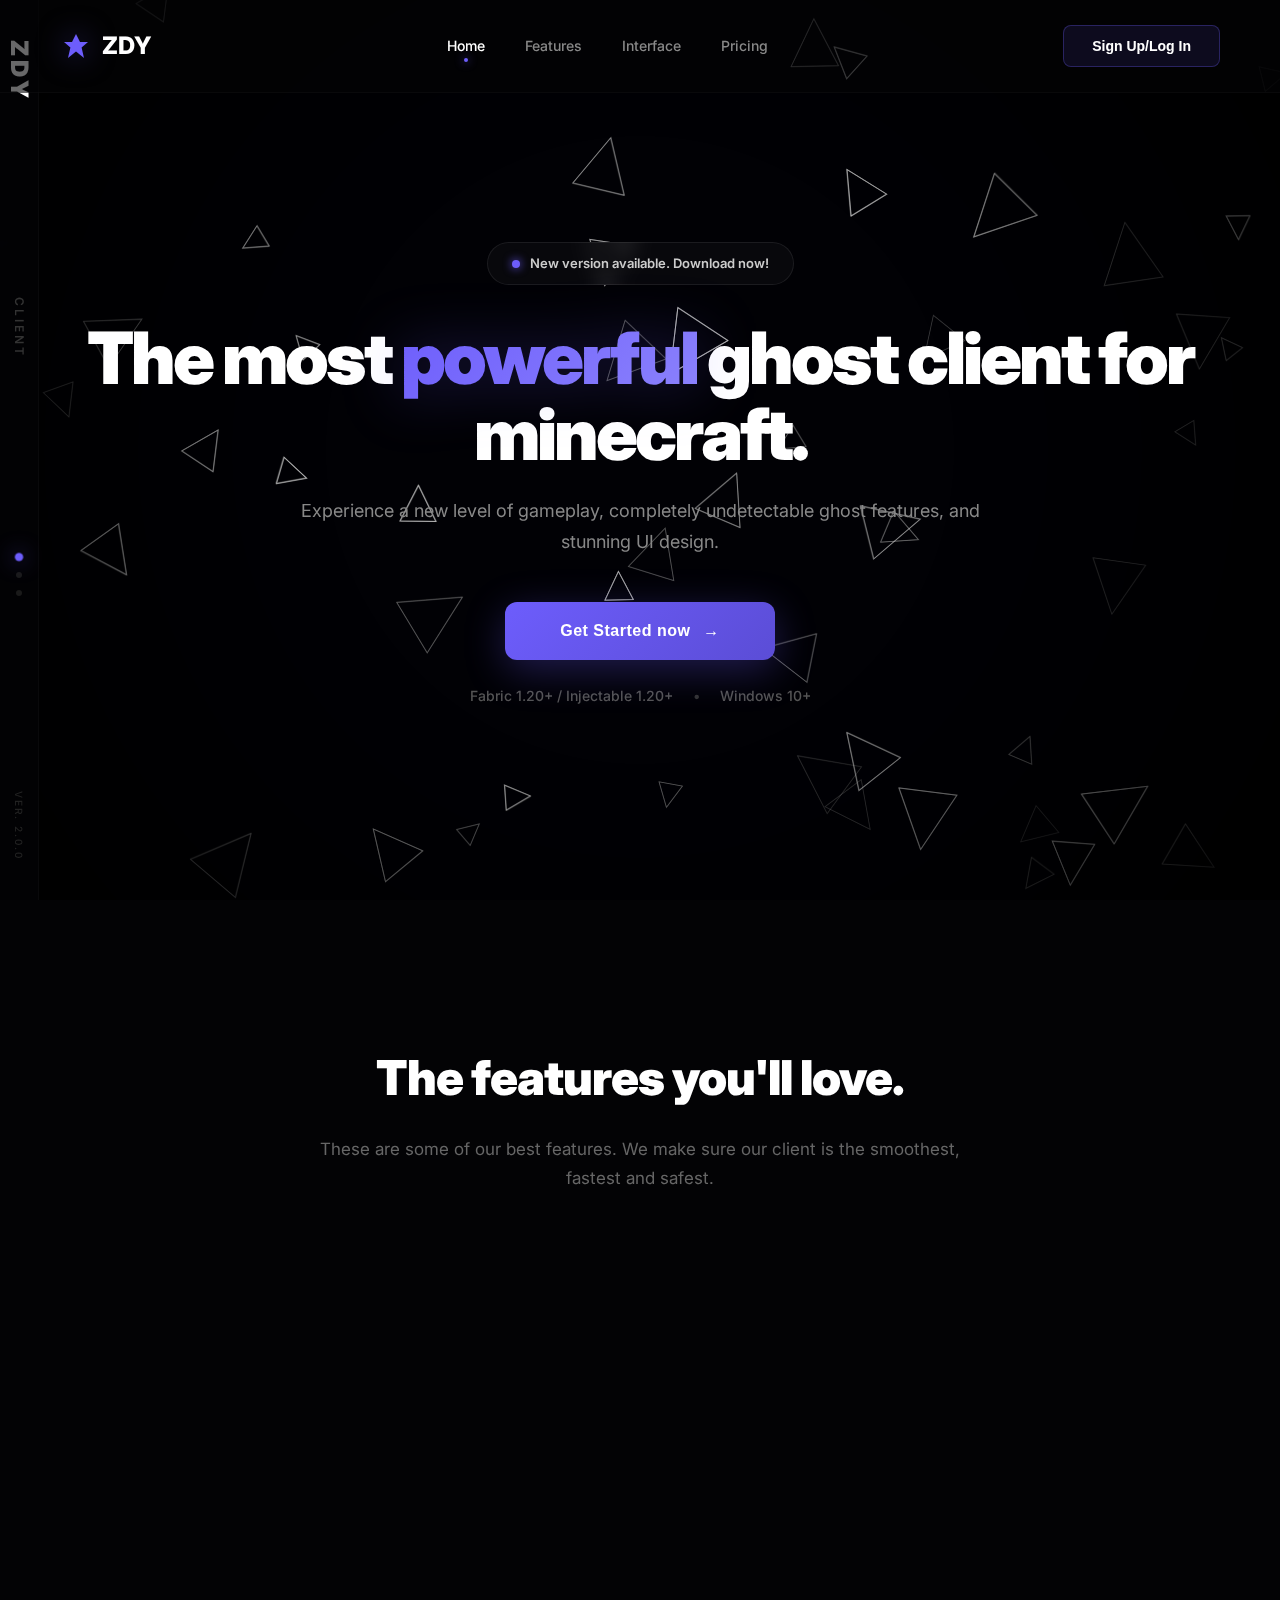
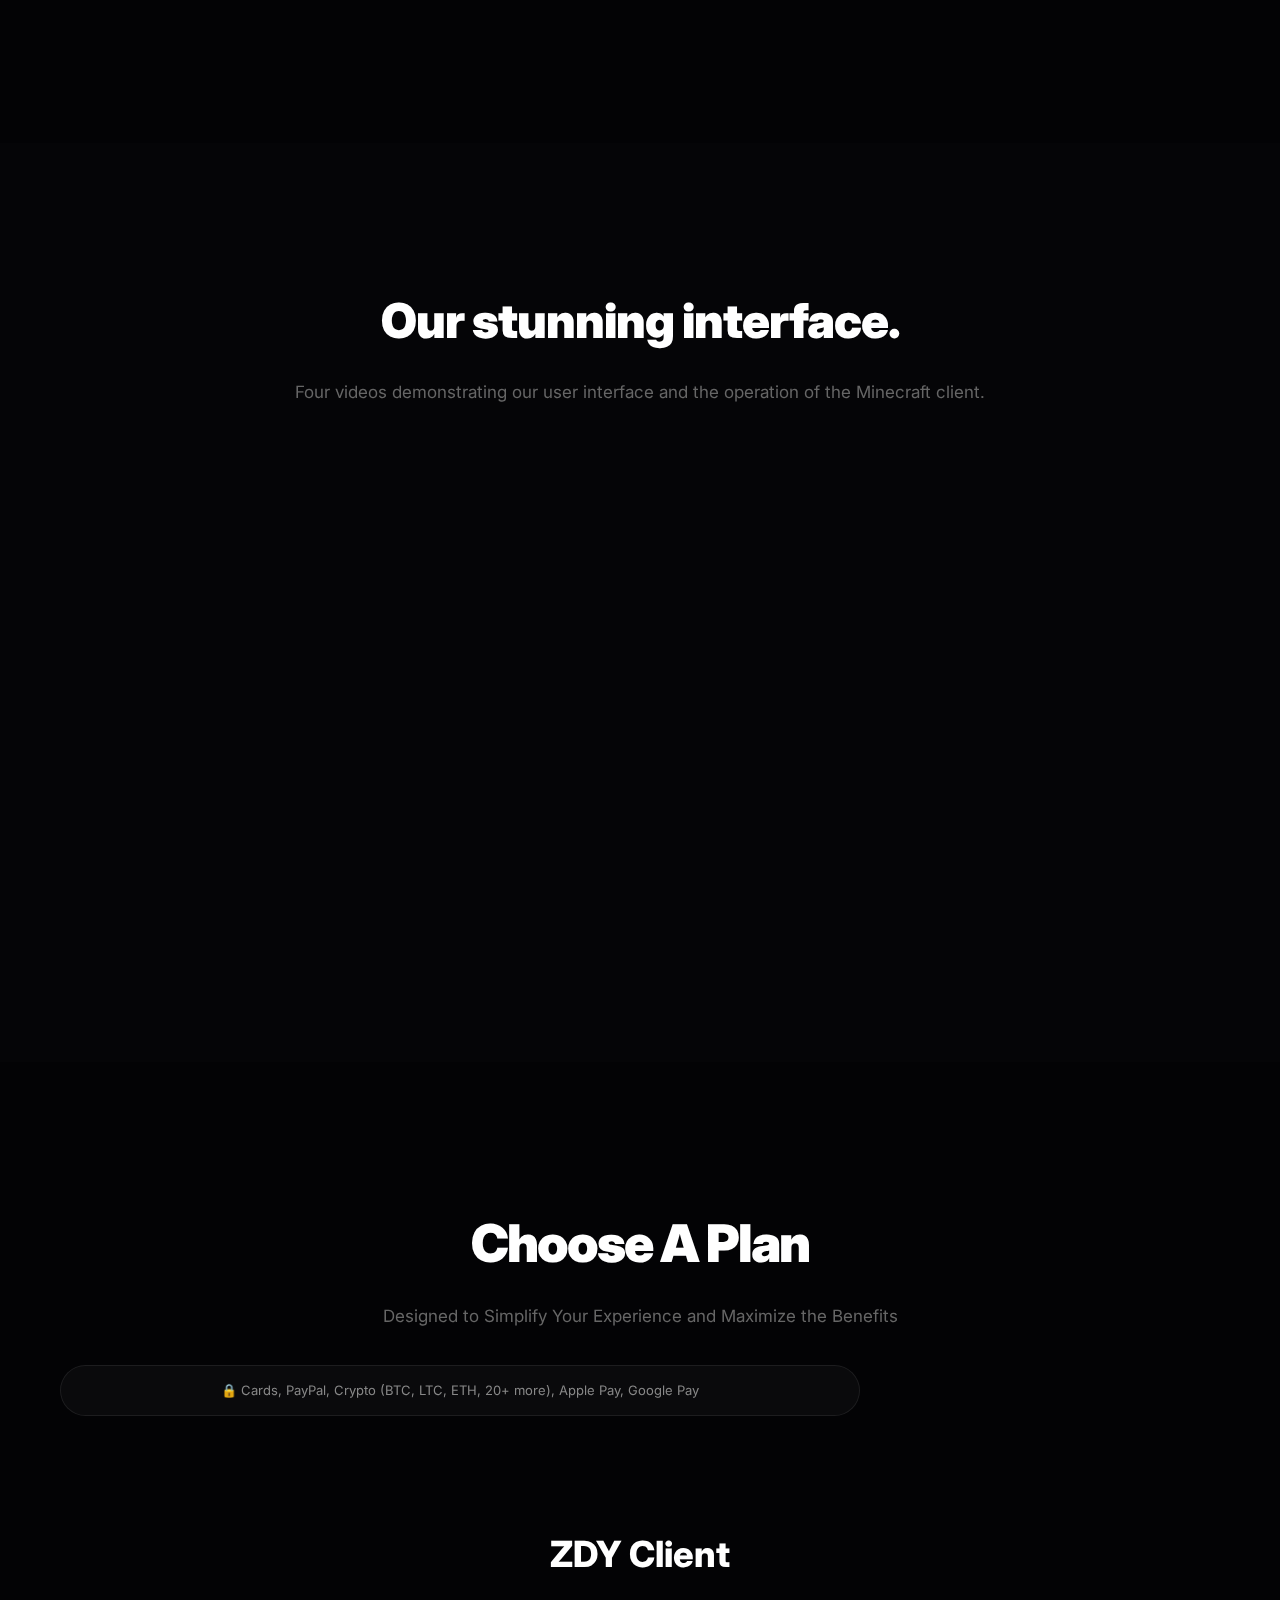
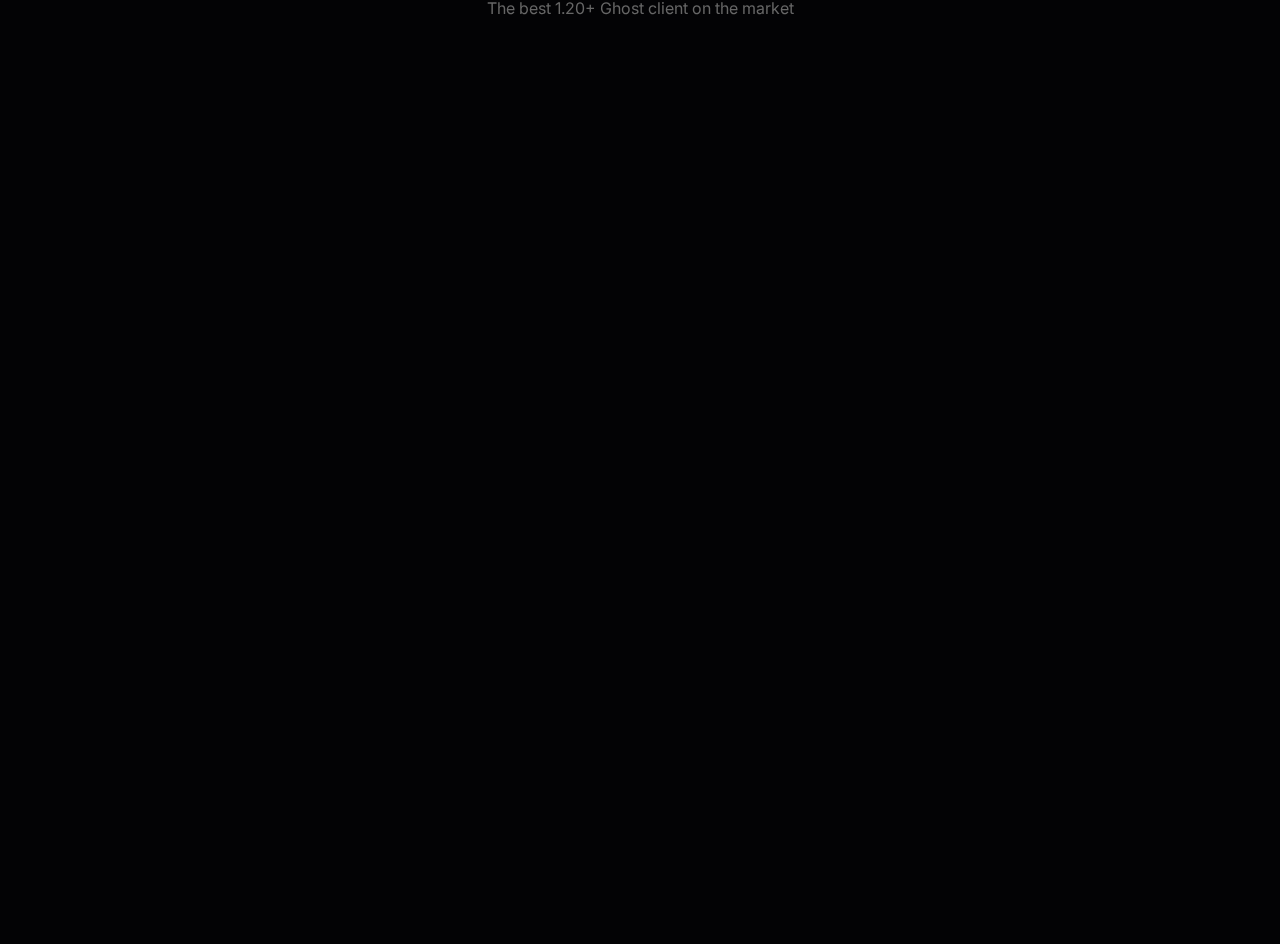
<file: templates/index.html>
<!DOCTYPE html>
<html lang="en">
<head>
    <meta charset="UTF-8">
    <meta name="viewport" content="width=device-width, initial-scale=1.0">
    <title>ZDY Client - Elite Experience</title>
    <link rel="stylesheet" href="/static/css/style.css">
    <link href="https://fonts.googleapis.com/css2?family=Inter:wght@300;400;500;600;700;800;900&display=swap" rel="stylesheet">
</head>
<body>
    <!-- Canvas para triángulos con motion blur -->
    <canvas id="canvas"></canvas>
    
    <!-- Efecto de viñeta para profundidad -->
    <div class="vignette"></div>

    <!-- Sidebar -->
    <div class="sidebar">
        <div class="sidebar-logo">ZDY</div>
        <div class="sidebar-text">CLIENT</div>
        <div class="sidebar-dots">
            <div class="dot active" data-section="home"></div>
            <div class="dot" data-section="features"></div>
            <div class="dot" data-section="pricing"></div>
        </div>
        <div class="sidebar-version">VER. 2.0.0</div>
    </div>

    <!-- Navigation con Blur -->
    <nav class="navbar" id="navbar">
        <div class="nav-container">
            <div class="logo">
                <svg width="32" height="32" viewBox="0 0 40 40">
                    <path d="M20 5L25 15H35L27 22L30 35L20 27L10 35L13 22L5 15H15Z" fill="#6d5dfc"/>
                </svg>
                <span>ZDY</span>
            </div>
            
            <ul class="nav-menu">
                <li><a href="#home" class="nav-link active">Home</a></li>
                <li><a href="#features" class="nav-link">Features</a></li>
                <li><a href="#interface" class="nav-link">Interface</a></li>
                <li><a href="#pricing" class="nav-link">Pricing</a></li>
            </ul>
            
            <button class="btn-nav" onclick="openModal('login')">Sign Up/Log In</button>
        </div>
    </nav>

    <!-- Hero Section -->
    <section class="hero" id="home">
        <div class="badge">
            <span class="pulse-dot"></span>
            New version available. Download now!
        </div>
        <h1>
            The most <span class="gradient-text">powerful</span> ghost client for<br>
            <span class="white-text">minecraft.</span>
        </h1>
        <p>Experience a new level of gameplay, completely undetectable ghost features, and stunning UI design.</p>
        <button class="btn-primary-large" onclick="scrollToSection('pricing')">
            Get Started now <span class="arrow">→</span>
        </button>
        <div class="hero-info">
            <span>Fabric 1.20+ / Injectable 1.20+</span>
            <span class="divider">•</span>
            <span>Windows 10+</span>
        </div>
    </section>

    <!-- Features Section -->
    <section class="features" id="features">
        <div class="section-container">
            <div class="features-header">
                <h2>The features you'll love.</h2>
                <p>These are some of our best features. We make sure our client is the smoothest, fastest and safest.</p>
            </div>
            
            <div class="features-grid">
                <div class="feature-card">
                    <div class="feature-icon">
                        <svg width="24" height="24" viewBox="0 0 24 24" fill="none" stroke="currentColor" stroke-width="2">
                            <path d="M12 2L2 7l10 5 10-5-10-5zM2 17l10 5 10-5M2 12l10 5 10-5"/>
                        </svg>
                    </div>
                    <h3>Infinite customisation.</h3>
                    <p>We provide the perfect settings and personalisation options, allowing you to cheat your way.</p>
                </div>

                <div class="feature-card">
                    <div class="feature-icon">
                        <svg width="24" height="24" viewBox="0 0 24 24" fill="none" stroke="currentColor" stroke-width="2">
                            <polygon points="13 2 3 14 12 14 11 22 21 10 12 10 13 2"/>
                        </svg>
                    </div>
                    <h3>Insane Performance.</h3>
                    <p>Experience high FPS and general smoothness while using our optimized client.</p>
                </div>

                <div class="feature-card">
                    <div class="feature-icon">
                        <svg width="24" height="24" viewBox="0 0 24 24" fill="none" stroke="currentColor" stroke-width="2">
                            <path d="M12 22s8-4 8-10V5l-8-3-8 3v7c0 6 8 10 8 10z"/>
                        </svg>
                    </div>
                    <h3>Completely Undetectable.</h3>
                    <p>Our client's ghost features are unmatched. You'll never be detected or noticed.</p>
                </div>
            </div>
        </div>
    </section>

    <!-- Interface Section -->
    <section class="interface" id="interface">
        <div class="section-container">
            <h2>Our stunning interface.</h2>
            <p>Four videos demonstrating our user interface and the operation of the Minecraft client.</p>
            
            <div class="videos-grid">
                <div class="video-card" onclick="playVideo('Overview')">
                    <div class="video-thumbnail">
                        <div class="play-overlay">▶</div>
                        <div class="video-label">ZDY Client Overview</div>
                    </div>
                </div>
                <div class="video-card" onclick="playVideo('Injection')">
                    <div class="video-thumbnail">
                        <div class="play-overlay">▶</div>
                        <div class="video-label">Injection Process</div>
                    </div>
                    <div class="new-badge">NEW</div>
                </div>
                <div class="video-card" onclick="playVideo('Features')">
                    <div class="video-thumbnail">
                        <div class="play-overlay">▶</div>
                        <div class="video-label">Features Demo</div>
                    </div>
                </div>
                <div class="video-card" onclick="playVideo('Configuration')">
                    <div class="video-thumbnail">
                        <div class="play-overlay">▶</div>
                        <div class="video-label">Configuration Guide</div>
                    </div>
                </div>
            </div>
        </div>
    </section>

    <!-- Pricing Section -->
    <section class="pricing" id="pricing">
        <div class="section-container">
            <h2>Choose A Plan</h2>
            <p>Designed to Simplify Your Experience and Maximize the Benefits</p>
            
            <div class="payment-methods">
                <span>🔒 Cards, PayPal, Crypto (BTC, LTC, ETH, 20+ more), Apple Pay, Google Pay</span>
            </div>

            <div class="pricing-header">
                <h3>ZDY Client</h3>
                <p>The best 1.20+ Ghost client on the market</p>
            </div>

            <div class="pricing-grid">
                <div class="pricing-card">
                    <div class="pricing-header-card">
                        <h4>Monthly</h4>
                        <p>Try out the best ghost client ever.</p>
                    </div>
                    <div class="price">
                        <span class="currency">€</span>
                        <span class="amount">5.99</span>
                        <span class="period">per month</span>
                    </div>
                    <ul class="features-list">
                        <li>✓ Regular version</li>
                        <li>✓ Regular Updates</li>
                        <li>✓ Standard Support</li>
                        <li>✓ All features included</li>
                    </ul>
                    <button class="btn-pricing" onclick="selectPlan('Monthly')">Choose Monthly</button>
                </div>

                <div class="pricing-card popular">
                    <div class="badge-popular">Most Popular</div>
                    <div class="pricing-header-card">
                        <h4>Lifetime</h4>
                        <p>Get full access forever.</p>
                    </div>
                    <div class="price">
                        <span class="currency">€</span>
                        <span class="amount">9.99</span>
                        <span class="period">one-time payment</span>
                    </div>
                    <ul class="features-list">
                        <li>✓ Regular version</li>
                        <li>✓ Regular Updates</li>
                        <li>✓ Priority Support</li>
                        <li>✓ All features included</li>
                        <li>✓ Lifetime access</li>
                        <li>✓ Early access to new features</li>
                    </ul>
                    <button class="btn-pricing primary" onclick="selectPlan('Lifetime')">Choose Lifetime</button>
                </div>
            </div>
        </div>
    </section>

    <!-- Auth Modal -->
    <div class="modal" id="authModal">
        <div class="modal-overlay" onclick="closeModal()"></div>
        <div class="modal-content">
            <button class="modal-close" onclick="closeModal()">×</button>
            
            <!-- Login Form -->
            <div class="auth-form" id="loginForm">
                <h2>Log In to <span class="gradient-text">ZDY</span></h2>
                <p>Welcome back to the best ghost client on the market.</p>
                
                <form onsubmit="handleLogin(event)">
                    <div class="form-group">
                        <label>Username or Email</label>
                        <input type="text" id="loginEmail" placeholder="Enter your username or email" required>
                    </div>
                    <div class="form-group">
                        <label>Password</label>
                        <input type="password" id="loginPassword" placeholder="Enter your password" required>
                    </div>
                    <button type="submit" class="btn-submit">Log In</button>
                </form>
                
                <div class="form-divider">
                    <span>OR</span>
                </div>
                
                <button class="btn-switch" onclick="switchToSignup()">
                    Don't have an account? <span>Sign up</span>
                </button>
            </div>

            <!-- Sign Up Form -->
            <div class="auth-form hidden" id="signupForm">
                <h2>Create <span class="gradient-text">Account</span></h2>
                <p>Join thousands of elite gamers today.</p>
                
                <form onsubmit="handleSignup(event)">
                    <div class="form-group">
                        <label>Username</label>
                        <input type="text" id="signupUsername" placeholder="Choose a username" required>
                    </div>
                    <div class="form-group">
                        <label>Email</label>
                        <input type="email" id="signupEmail" placeholder="Enter your email" required>
                    </div>
                    <div class="form-group">
                        <label>Password</label>
                        <input type="password" id="signupPassword" placeholder="Create a password" required>
                    </div>
                    <div class="form-group">
                        <label>Confirm Password</label>
                        <input type="password" id="signupConfirmPassword" placeholder="Confirm your password" required>
                    </div>
                    <button type="submit" class="btn-submit">Create Account</button>
                </form>
                
                <button class="btn-switch" onclick="switchToLogin()">
                    Already have an account? <span>Log in</span>
                </button>
            </div>
        </div>
    </div>

    <script src="/static/js/main.js"></script>
</body>
</html>
</file>
<file: static/css/style.css>
* {
    margin: 0;
    padding: 0;
    box-sizing: border-box;
}

html {
    scroll-behavior: smooth;
}

body {
    background: #030305; /* Casi negro, muy sutil azul */
    color: #ffffff;
    font-family: 'Inter', -apple-system, BlinkMacSystemFont, 'Segoe UI', sans-serif;
    overflow-x: hidden;
    line-height: 1.6;
}

/* Motion Blur Background */
#canvas {
    position: fixed;
    top: 0;
    left: 0;
    width: 100%;
    height: 100%;
    z-index: 0;
    pointer-events: none;
    filter: blur(0.5px); /* Soft blur base */
}

/* Vignette for depth */
.vignette {
    position: fixed;
    top: 0;
    left: 0;
    width: 100%;
    height: 100%;
    background: radial-gradient(circle, transparent 40%, #000000 100%);
    z-index: 1;
    pointer-events: none;
}

/* Sidebar */
.sidebar {
    position: fixed;
    left: 0;
    top: 0;
    height: 100vh;
    display: flex;
    flex-direction: column;
    align-items: center;
    justify-content: space-between;
    z-index: 100;
    padding: 40px 0;
    border-right: 1px solid rgba(255, 255, 255, 0.03);
    background: rgba(3, 3, 5, 0.8);
    backdrop-filter: blur(10px);
}

.sidebar-logo {
    font-size: 24px;
    font-weight: 900;
    letter-spacing: 4px;
    color: #ffffff;
    writing-mode: vertical-rl;
    text-orientation: mixed;
}

.sidebar-text {
    font-size: 12px;
    font-weight: 600;
    letter-spacing: 3px;
    color: #333333;
    writing-mode: vertical-rl;
    text-orientation: mixed;
}

.sidebar-dots {
    display: flex;
    flex-direction: column;
    gap: 12px;
}

.dot {
    width: 6px;
    height: 6px;
    border-radius: 50%;
    background: #1a1a1a;
    cursor: pointer;
    transition: all 0.4s cubic-bezier(0.4, 0, 0.2, 1);
}

.dot.active {
    background: #6d5dfc;
    box-shadow: 0 0 15px rgba(109, 93, 252, 0.8);
    transform: scale(1.4);
}

.sidebar-version {
    font-size: 10px;
    font-weight: 500;
    letter-spacing: 2px;
    color: #222222;
    writing-mode: vertical-rl;
    text-orientation: mixed;
}

/* Navbar with Motion Blur on Scroll */
.navbar {
    position: fixed;
    top: 0;
    width: 100%;
    background: rgba(3, 3, 5, 0.6);
    backdrop-filter: blur(0px); /* Starts clear */
    border-bottom: 1px solid rgba(255, 255, 255, 0.03);
    z-index: 1000;
    padding: 25px 0;
    transition: all 0.4s cubic-bezier(0.4, 0, 0.2, 1);
}

.navbar.scrolled {
    background: rgba(3, 3, 5, 0.85);
    backdrop-filter: blur(20px); /* Blurs heavily on scroll */
    border-bottom: 1px solid rgba(255, 255, 255, 0.08);
    padding: 18px 0;
    box-shadow: 0 10px 40px rgba(0, 0, 0, 0.5);
}

.nav-container {
    max-width: 1400px;
    margin: 0 auto;
    padding: 0 60px;
    display: flex;
    align-items: center;
    justify-content: space-between;
}

.logo {
    display: flex;
    align-items: center;
    gap: 10px;
    font-size: 24px;
    font-weight: 800;
    color: #fff;
}

.logo svg {
    filter: drop-shadow(0 0 15px rgba(109, 93, 252, 0.5));
}

.nav-menu {
    display: flex;
    list-style: none;
    gap: 40px;
}

.nav-link {
    color: #888888;
    text-decoration: none;
    font-size: 14px;
    font-weight: 500;
    transition: all 0.3s ease;
    position: relative;
}

.nav-link:hover,
.nav-link.active {
    color: #ffffff;
}

.nav-link.active::after {
    content: '';
    position: absolute;
    bottom: -8px;
    left: 50%;
    transform: translateX(-50%);
    width: 4px;
    height: 4px;
    background: #6d5dfc;
    border-radius: 50%;
    box-shadow: 0 0 10px #6d5dfc;
}

.btn-nav {
    background: rgba(109, 93, 252, 0.1);
    border: 1px solid rgba(109, 93, 252, 0.3);
    color: #ffffff;
    padding: 12px 28px;
    border-radius: 8px;
    cursor: pointer;
    font-weight: 600;
    transition: all 0.3s cubic-bezier(0.4, 0, 0.2, 1);
    font-size: 14px;
    backdrop-filter: blur(5px);
}

.btn-nav:hover {
    background: rgba(109, 93, 252, 0.2);
    border-color: #6d5dfc;
    transform: translateY(-2px);
    box-shadow: 0 10px 30px rgba(109, 93, 252, 0.2);
}

/* Hero Section */
.hero {
    min-height: 100vh;
    display: flex;
    flex-direction: column;
    align-items: center;
    justify-content: center;
    text-align: center;
    padding: 150px 20px 100px;
    position: relative;
    z-index: 1;
}

.badge {
    background: rgba(255, 255, 255, 0.03);
    border: 1px solid rgba(255, 255, 255, 0.08);
    padding: 10px 24px;
    border-radius: 30px;
    font-size: 13px;
    font-weight: 600;
    color: #cccccc;
    margin-bottom: 35px;
    display: flex;
    align-items: center;
    gap: 10px;
    backdrop-filter: blur(10px);
    animation: float 3s ease-in-out infinite;
}

@keyframes float {
    0%, 100% { transform: translateY(0); }
    50% { transform: translateY(-5px); }
}

.pulse-dot {
    width: 8px;
    height: 8px;
    background: #6d5dfc;
    border-radius: 50%;
    box-shadow: 0 0 10px #6d5dfc;
    animation: pulse 2s infinite;
}

@keyframes pulse {
    0%, 100% { opacity: 1; transform: scale(1); }
    50% { opacity: 0.5; transform: scale(1.2); }
}

.hero h1 {
    font-size: 72px;
    font-weight: 900;
    line-height: 1.05;
    margin-bottom: 25px;
    letter-spacing: -3px;
}

.gradient-text {
    background: linear-gradient(135deg, #6d5dfc 0%, #8b82fc 100%);
    -webkit-background-clip: text;
    -webkit-text-fill-color: transparent;
    background-clip: text;
    filter: drop-shadow(0 0 30px rgba(109, 93, 252, 0.3));
}

.white-text {
    color: #ffffff;
}

.hero p {
    font-size: 18px;
    color: #888888;
    margin-bottom: 45px;
    max-width: 700px;
    line-height: 1.7;
}

.btn-primary-large {
    background: linear-gradient(135deg, #6d5dfc, #5b4dd6);
    color: white;
    border: none;
    padding: 20px 55px;
    border-radius: 12px;
    font-size: 16px;
    font-weight: 700;
    cursor: pointer;
    transition: all 0.3s cubic-bezier(0.4, 0, 0.2, 1);
    margin-bottom: 25px;
    letter-spacing: 0.5px;
    box-shadow: 0 10px 40px rgba(109, 93, 252, 0.3);
    position: relative;
    overflow: hidden;
}

.btn-primary-large::before {
    content: '';
    position: absolute;
    top: 0;
    left: -100%;
    width: 100%;
    height: 100%;
    background: linear-gradient(90deg, transparent, rgba(255,255,255,0.2), transparent);
    transition: 0.5s;
}

.btn-primary-large:hover::before {
    left: 100%;
}

.btn-primary-large:hover {
    transform: translateY(-3px);
    box-shadow: 0 20px 50px rgba(109, 93, 252, 0.4);
}

.arrow {
    margin-left: 8px;
    transition: transform 0.3s;
    display: inline-block;
}

.btn-primary-large:hover .arrow {
    transform: translateX(5px);
}

.hero-info {
    display: flex;
    align-items: center;
    gap: 20px;
    color: #555555;
    font-size: 14px;
    font-weight: 500;
}

.divider {
    color: #333333;
}

/* Section Container */
.section-container {
    max-width: 1400px;
    margin: 0 auto;
    padding: 0 60px;
}

/* Features Section */
.features {
    padding: 140px 0;
    position: relative;
    z-index: 1;
}

.features-header {
    text-align: center;
    margin-bottom: 70px;
}

.features-header h2 {
    font-size: 48px;
    font-weight: 900;
    margin-bottom: 18px;
    letter-spacing: -1px;
}

.features-header p {
    color: #666666;
    font-size: 17px;
    max-width: 650px;
    margin: 0 auto;
    line-height: 1.7;
}

.features-grid {
    display: grid;
    grid-template-columns: repeat(auto-fit, minmax(340px, 1fr));
    gap: 35px;
}

.feature-card {
    background: rgba(255, 255, 255, 0.02);
    border: 1px solid rgba(255, 255, 255, 0.05);
    border-radius: 20px;
    padding: 45px;
    transition: all 0.4s cubic-bezier(0.4, 0, 0.2, 1);
    position: relative;
    overflow: hidden;
}

.feature-card::before {
    content: '';
    position: absolute;
    top: 0;
    left: 0;
    right: 0;
    height: 1px;
    background: linear-gradient(90deg, transparent, #6d5dfc, transparent);
    opacity: 0;
    transition: opacity 0.4s;
}

.feature-card:hover {
    transform: translateY(-8px);
    border-color: rgba(109, 93, 252, 0.3);
    background: rgba(255, 255, 255, 0.03);
    box-shadow: 0 30px 60px rgba(0, 0, 0, 0.4), 0 0 30px rgba(109, 93, 252, 0.1);
}

.feature-card:hover::before {
    opacity: 1;
}

.feature-icon {
    width: 55px;
    height: 55px;
    background: rgba(109, 93, 252, 0.1);
    border-radius: 14px;
    display: flex;
    align-items: center;
    justify-content: center;
    margin-bottom: 25px;
    color: #6d5dfc;
    border: 1px solid rgba(109, 93, 252, 0.2);
    box-shadow: 0 0 20px rgba(109, 93, 252, 0.1);
}

.feature-card h3 {
    font-size: 24px;
    font-weight: 800;
    margin-bottom: 15px;
    color: #ffffff;
}

.feature-card p {
    color: #888888;
    line-height: 1.7;
    font-size: 15px;
}

/* Interface Section */
.interface {
    padding: 140px 0;
    position: relative;
    z-index: 1;
    background: rgba(255, 255, 255, 0.01);
}

.interface h2 {
    font-size: 48px;
    font-weight: 900;
    text-align: center;
    margin-bottom: 18px;
    letter-spacing: -1px;
}

.interface > .section-container > p {
    text-align: center;
    color: #666666;
    font-size: 17px;
    margin-bottom: 70px;
    max-width: 750px;
    margin-left: auto;
    margin-right: auto;
    line-height: 1.7;
}

.videos-grid {
    display: grid;
    grid-template-columns: repeat(auto-fit, minmax(320px, 1fr));
    gap: 35px;
}

.video-card {
    position: relative;
    background: rgba(255, 255, 255, 0.02);
    border: 1px solid rgba(255, 255, 255, 0.05);
    border-radius: 18px;
    overflow: hidden;
    transition: all 0.4s cubic-bezier(0.4, 0, 0.2, 1);
    cursor: pointer;
}

.video-card:hover {
    border-color: rgba(109, 93, 252, 0.3);
    transform: translateY(-8px);
    box-shadow: 0 30px 60px rgba(0, 0, 0, 0.4);
}

.video-thumbnail {
    aspect-ratio: 16/9;
    background: linear-gradient(135deg, rgba(109, 93, 252, 0.1), rgba(0, 0, 0, 0));
    display: flex;
    align-items: center;
    justify-content: center;
    position: relative;
}

.play-overlay {
    width: 75px;
    height: 75px;
    background: rgba(109, 93, 252, 0.9);
    border-radius: 50%;
    display: flex;
    align-items: center;
    justify-content: center;
    font-size: 24px;
    color: #ffffff;
    transition: all 0.3s cubic-bezier(0.4, 0, 0.2, 1);
    box-shadow: 0 10px 30px rgba(109, 93, 252, 0.4);
    backdrop-filter: blur(5px);
}

.video-card:hover .play-overlay {
    transform: scale(1.15);
    box-shadow: 0 15px 40px rgba(109, 93, 252, 0.6);
}

.video-label {
    position: absolute;
    bottom: 20px;
    left: 20px;
    background: rgba(0, 0, 0, 0.8);
    backdrop-filter: blur(10px);
    padding: 10px 18px;
    border-radius: 10px;
    font-size: 14px;
    font-weight: 600;
    color: #ffffff;
    border: 1px solid rgba(255, 255, 255, 0.1);
}

.new-badge {
    position: absolute;
    top: 15px;
    right: 15px;
    background: linear-gradient(135deg, #ef4444, #dc2626);
    color: white;
    padding: 6px 14px;
    border-radius: 20px;
    font-size: 11px;
    font-weight: 800;
    text-transform: uppercase;
    letter-spacing: 1px;
    box-shadow: 0 5px 15px rgba(239, 68, 68, 0.4);
}

/* Pricing Section */
.pricing {
    padding: 140px 0;
    position: relative;
    z-index: 1;
}

.pricing h2 {
    font-size: 52px;
    font-weight: 900;
    text-align: center;
    margin-bottom: 18px;
    letter-spacing: -2px;
}

.pricing > .section-container > p {
    text-align: center;
    color: #666666;
    font-size: 17px;
    margin-bottom: 35px;
}

.payment-methods {
    background: rgba(255, 255, 255, 0.03);
    border: 1px solid rgba(255, 255, 255, 0.08);
    padding: 14px 28px;
    border-radius: 30px;
    font-size: 13px;
    color: #888888;
    margin: 0 auto 50px;
    display: inline-block;
    width: 100%;
    text-align: center;
    max-width: 800px;
    backdrop-filter: blur(10px);
}

.pricing-header {
    text-align: center;
    margin: 60px 0;
}

.pricing-header h3 {
    font-size: 36px;
    font-weight: 800;
    margin-bottom: 12px;
}

.pricing-header p {
    color: #666666;
    font-size: 16px;
}

.pricing-grid {
    display: grid;
    grid-template-columns: repeat(auto-fit, minmax(360px, 1fr));
    gap: 35px;
    max-width: 950px;
    margin: 0 auto;
}

.pricing-card {
    background: rgba(255, 255, 255, 0.02);
    border: 1px solid rgba(255, 255, 255, 0.08);
    border-radius: 24px;
    padding: 45px;
    position: relative;
    transition: all 0.4s cubic-bezier(0.4, 0, 0.2, 1);
}

.pricing-card.popular {
    border: 1px solid rgba(109, 93, 252, 0.3);
    background: rgba(109, 93, 252, 0.05);
    box-shadow: 0 0 40px rgba(109, 93, 252, 0.1);
}

.pricing-card:hover {
    transform: translateY(-8px);
    border-color: rgba(109, 93, 252, 0.5);
    box-shadow: 0 30px 60px rgba(0, 0, 0, 0.4);
}

.badge-popular {
    position: absolute;
    top: -14px;
    left: 50%;
    transform: translateX(-50%);
    background: linear-gradient(135deg, #10b981, #059669);
    padding: 8px 24px;
    border-radius: 25px;
    font-size: 12px;
    font-weight: 800;
    text-transform: uppercase;
    letter-spacing: 1px;
    box-shadow: 0 5px 15px rgba(16, 185, 129, 0.4);
}

.pricing-header-card {
    margin-bottom: 35px;
}

.pricing-header-card h4 {
    font-size: 28px;
    font-weight: 800;
    margin-bottom: 12px;
}

.pricing-header-card p {
    color: #888888;
    font-size: 15px;
}

.price {
    margin-bottom: 35px;
    display: flex;
    align-items: flex-start;
    justify-content: center;
}

.currency {
    font-size: 28px;
    font-weight: 700;
    margin-top: 8px;
    color: #ffffff;
}

.amount {
    font-size: 64px;
    font-weight: 900;
    letter-spacing: -2px;
    color: #ffffff;
}

.period {
    display: block;
    color: #666666;
    font-size: 15px;
    margin-top: 10px;
    width: 100%;
    text-align: center;
}

.features-list {
    list-style: none;
    margin-bottom: 35px;
}

.features-list li {
    padding: 12px 0;
    color: #aaaaaa;
    border-bottom: 1px solid rgba(255, 255, 255, 0.03);
    font-size: 15px;
}

.features-list li:last-child {
    border-bottom: none;
}

.btn-pricing {
    width: 100%;
    background: rgba(255, 255, 255, 0.05);
    border: 1px solid rgba(255, 255, 255, 0.15);
    color: #ffffff;
    padding: 16px;
    border-radius: 12px;
    cursor: pointer;
    font-weight: 700;
    font-size: 15px;
    transition: all 0.3s cubic-bezier(0.4, 0, 0.2, 1);
}

.btn-pricing:hover {
    background: rgba(255, 255, 255, 0.1);
    border-color: rgba(255, 255, 255, 0.3);
    transform: translateY(-2px);
}

.btn-pricing.primary {
    background: linear-gradient(135deg, #6d5dfc, #5b4dd6);
    color: #ffffff;
    border: none;
    box-shadow: 0 10px 30px rgba(109, 93, 252, 0.3);
}

.btn-pricing.primary:hover {
    box-shadow: 0 15px 40px rgba(109, 93, 252, 0.4);
    transform: translateY(-2px);
}

/* Modal */
.modal {
    display: none;
    position: fixed;
    top: 0;
    left: 0;
    width: 100%;
    height: 100%;
    z-index: 2000;
    align-items: center;
    justify-content: center;
    opacity: 0;
    transition: opacity 0.3s ease;
}

.modal.active {
    display: flex;
    opacity: 1;
}

.modal-overlay {
    position: absolute;
    top: 0;
    left: 0;
    width: 100%;
    height: 100%;
    background: rgba(0, 0, 0, 0.8);
    backdrop-filter: blur(10px);
    cursor: pointer;
}

.modal-content {
    background: rgba(10, 10, 12, 0.95);
    border: 1px solid rgba(109, 93, 252, 0.2);
    border-radius: 24px;
    padding: 55px;
    max-width: 480px;
    width: 90%;
    position: relative;
    transform: scale(0.9) translateY(-30px);
    transition: all 0.4s cubic-bezier(0.4, 0, 0.2, 1);
    box-shadow: 0 40px 80px rgba(0, 0, 0, 0.6), 0 0 50px rgba(109, 93, 252, 0.1);
    backdrop-filter: blur(20px);
}

.modal.active .modal-content {
    transform: scale(1) translateY(0);
}

.modal-close {
    position: absolute;
    top: 22px;
    right: 22px;
    background: rgba(255, 255, 255, 0.05);
    border: 1px solid rgba(255, 255, 255, 0.1);
    color: #888888;
    width: 40px;
    height: 40px;
    border-radius: 10px;
    font-size: 24px;
    cursor: pointer;
    transition: all 0.3s ease;
    display: flex;
    align-items: center;
    justify-content: center;
}

.modal-close:hover {
    background: rgba(109, 93, 252, 0.2);
    color: #ffffff;
    border-color: #6d5dfc;
    transform: rotate(90deg);
}

.auth-form h2 {
    font-size: 36px;
    font-weight: 900;
    margin-bottom: 12px;
    text-align: center;
}

.auth-form > p {
    color: #666666;
    text-align: center;
    margin-bottom: 35px;
    font-size: 15px;
}

.form-group {
    margin-bottom: 22px;
}

.form-group label {
    display: block;
    font-size: 13px;
    font-weight: 600;
    margin-bottom: 10px;
    color: #aaaaaa;
    text-transform: uppercase;
    letter-spacing: 0.5px;
}

.form-group input {
    width: 100%;
    background: rgba(255, 255, 255, 0.03);
    border: 1px solid rgba(255, 255, 255, 0.1);
    border-radius: 12px;
    padding: 14px 18px;
    color: #ffffff;
    font-size: 15px;
    transition: all 0.3s ease;
    font-family: inherit;
}

.form-group input:focus {
    outline: none;
    border-color: #6d5dfc;
    background: rgba(109, 93, 252, 0.05);
    box-shadow: 0 0 0 4px rgba(109, 93, 252, 0.1);
}

.btn-submit {
    width: 100%;
    background: linear-gradient(135deg, #6d5dfc, #5b4dd6);
    border: none;
    padding: 16px;
    border-radius: 12px;
    color: #ffffff;
    font-size: 16px;
    font-weight: 700;
    cursor: pointer;
    transition: all 0.3s cubic-bezier(0.4, 0, 0.2, 1);
    margin-top: 10px;
    box-shadow: 0 10px 30px rgba(109, 93, 252, 0.3);
}

.btn-submit:hover {
    transform: translateY(-2px);
    box-shadow: 0 15px 40px rgba(109, 93, 252, 0.4);
}

.form-divider {
    margin: 28px 0;
    position: relative;
    text-align: center;
}

.form-divider::before {
    content: '';
    position: absolute;
    top: 50%;
    left: 0;
    right: 0;
    height: 1px;
    background: rgba(255, 255, 255, 0.08);
}

.form-divider span {
    background: rgba(10, 10, 12, 0.95);
    padding: 0 16px;
    color: #666666;
    font-size: 13px;
    font-weight: 600;
    position: relative;
}

.btn-switch {
    background: none;
    border: none;
    color: #888888;
    font-size: 14px;
    cursor: pointer;
    margin-top: 20px;
    transition: color 0.3s ease;
    font-weight: 500;
}

.btn-switch span {
    color: #6d5dfc;
    text-decoration: underline;
    margin-left: 5px;
}

.btn-switch:hover {
    color: #ffffff;
}

.hidden {
    display: none;
}

/* Responsive */
@media (max-width: 1024px) {
    .sidebar {
        display: none;
    }
    
    .hero h1 {
        font-size: 52px;
    }
    
    .nav-container {
        padding: 0 30px;
    }
    
    .section-container {
        padding: 0 30px;
    }
}

@media (max-width: 768px) {
    .hero {
        padding: 120px 20px 60px;
    }
    
    .hero h1 {
        font-size: 40px;
    }
    
    .nav-menu {
        display: none;
    }
    
    .features-header h2,
    .interface h2,
    .pricing h2 {
        font-size: 36px;
    }
    
    .pricing-grid {
        grid-template-columns: 1fr;
    }
}
</file>
